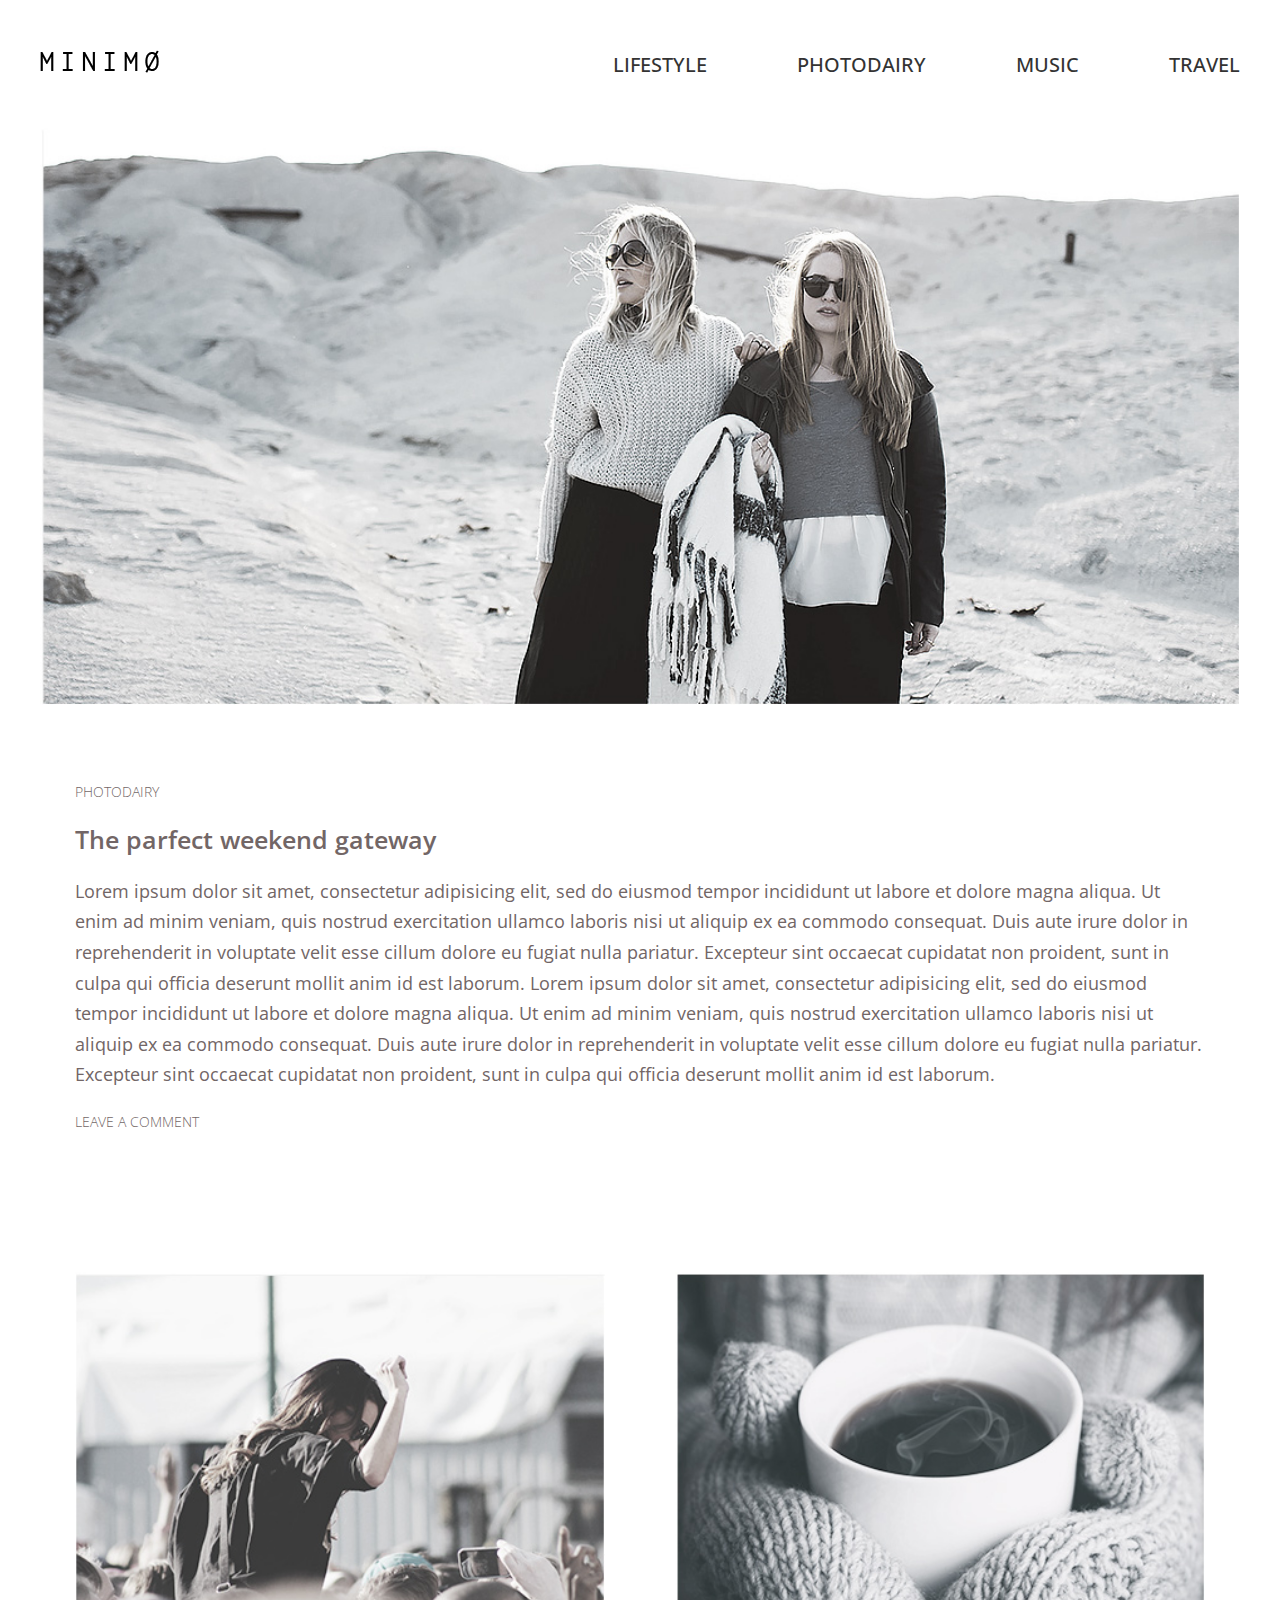
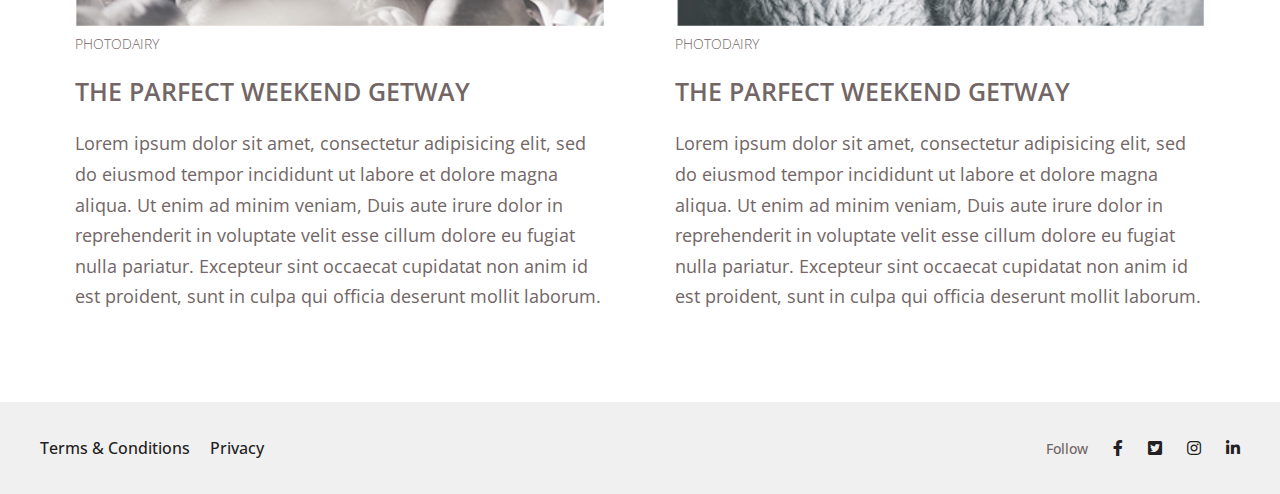
<file: index.html>
<!DOCTYPE html>
<html>
<head>
	<title>MINIMO PROJECT</title>
	<link rel="stylesheet" href="css/all.min.css">
	<link rel="stylesheet" href="css/style.css">
	<link rel="icon" href="images/logo.png">


</headsingle.html
<body>

	<!--header-->
	<header>
		<div class="container">
			<div class="flex">
				<div class="logo">
					<a href="index.html">
						<img src="images/logo.png" alt="minimo">
					</a>


				</div>
			<nav>
				<ul>
					<li><a href="#">lifestyle</a></li>
					<li><a href="#">photodairy</a></li>
					<li><a href="#">music</a></li>
					<li><a href="#">travel</a></li>
				</ul>
			</nav>

			</div>
		</div>
	
	</header>
	<!--header-->

	<!--banner section-->

	<section class="banner-section">
		<div class="container">

		<img src="images/banner.jpg" alt="banner" title="banner">
		</div>

	</section>

	<!--banner section-->
	<!--blog section-->

		<section class="blog-section">
			<div class="container">
				
			<article>
				<span>photodairy</span>
				<h1>The parfect weekend gateway</h1>
				<p>Lorem ipsum dolor sit amet, consectetur adipisicing elit, sed do eiusmod
				tempor incididunt ut labore et dolore magna aliqua. Ut enim ad minim veniam,
				quis nostrud exercitation ullamco laboris nisi ut aliquip ex ea commodo
				consequat. Duis aute irure dolor in reprehenderit in voluptate velit esse
				cillum dolore eu fugiat nulla pariatur. Excepteur sint occaecat cupidatat non
				proident, sunt in culpa qui officia deserunt mollit anim id est laborum.
				Lorem ipsum dolor sit amet, consectetur adipisicing elit, sed do eiusmod
				tempor incididunt ut labore et dolore magna aliqua. Ut enim ad minim veniam,
				quis nostrud exercitation ullamco laboris nisi ut aliquip ex ea commodo
				consequat. Duis aute irure dolor in reprehenderit in voluptate velit esse
				cillum dolore eu fugiat nulla pariatur. Excepteur sint occaecat cupidatat non
				proident, sunt in culpa qui officia deserunt mollit anim id est laborum.</p>
				<a href="#">leave a comment</a>

			</article>	

			<div class="flex">
				<div class="post">
			<article>
				<a href="single.html"><img src="images/blog1.jpg" atl="blog"></a>
				<span>photodairy</span>
				<h1><a href="#">The parfect weekend getway</a></h1>
				<p>Lorem ipsum dolor sit amet, consectetur adipisicing elit, sed do eiusmod
				tempor incididunt ut labore et dolore magna aliqua. Ut enim ad minim veniam,
				 Duis aute irure dolor in reprehenderit in voluptate velit esse cillum dolore
				eu fugiat nulla pariatur. Excepteur sint occaecat cupidatat non anim id est 
				proident, sunt in culpa qui officia deserunt mollit laborum.</p>
				

				</article>

		</div>
					

			<div class="post">
				<article>
				<a href="single.html"><img src="images/blog2.jpg" atl="blog"></a>
				<span>photodairy</span>
				<h1><a href="single.html">The parfect weekend getway</a></h1>
				<p>Lorem ipsum dolor sit amet, consectetur adipisicing elit, sed do eiusmod
				tempor incididunt ut labore et dolore magna aliqua. Ut enim ad minim veniam,
				 Duis aute irure dolor in reprehenderit in voluptate velit esse cillum dolore
				eu fugiat nulla pariatur. Excepteur sint occaecat cupidatat non anim id est 
				proident, sunt in culpa qui officia deserunt mollit laborum.</p>
				

				</article>

			</div>
				
		</div>

	</div>

</section>

	<!--blog section-->

	<!--footer-->
	<footer>
		<div class="container">
			<div class="flex">
				<div class="footer-menu">
					
					<ul>
						<li><a href="#">Terms & Conditions</a></li>
						<li><a href="#">Privacy</a></li>

					</ul>
				</div>

				<div class="social-menu">
					
					<ul>
						<li><span>follow</span></li>
						<li><a target="-blank" href="https://www.facebook.com/"><i class="fab fa-facebook-f"></i></a></li>
						<li><a href="#"><i class="fab fa-twitter-square"></i></a></li>
						<li><a href="#"><i class="fab fa-instagram"></i></a></li>
						<li><a href="#"><i class="fab fa-linkedin-in"></i></a></li>

					</ul>



				</div>
				



			</div>





		</div>




	</footer>


	<!--footer-->



</body>
</html>
</file>
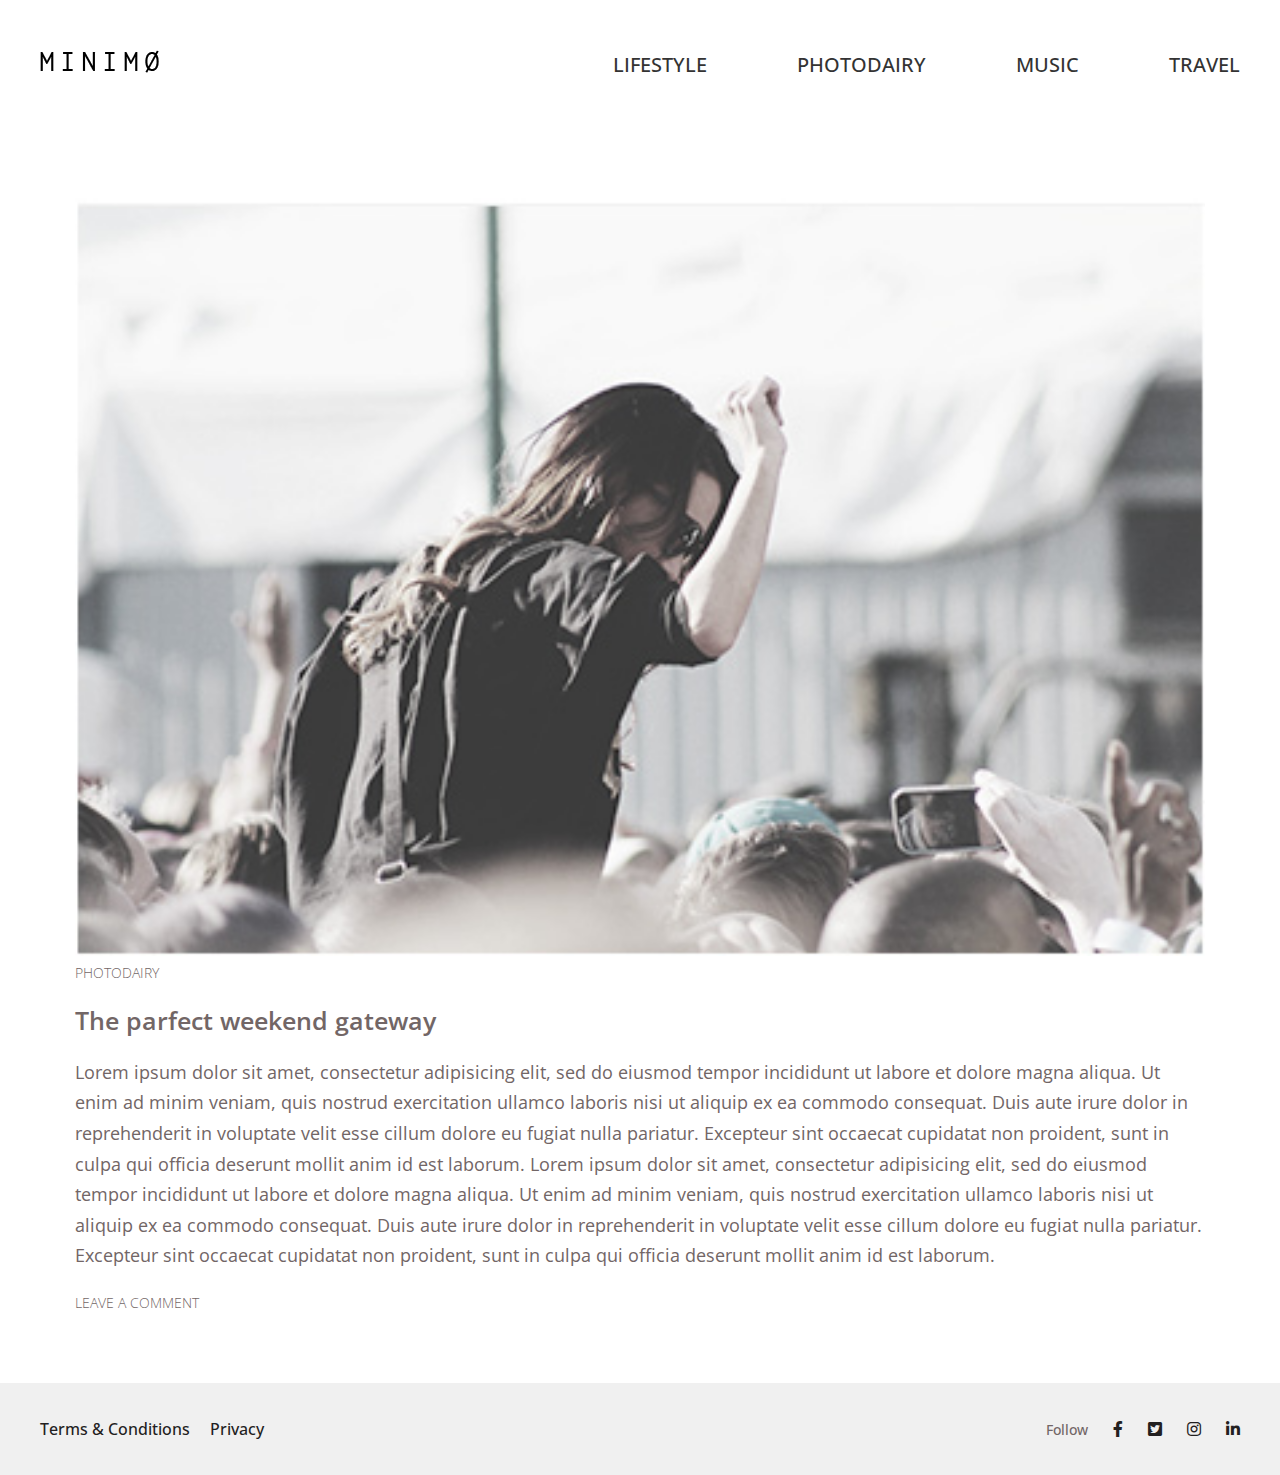
<file: single.html>
<!DOCTYPE html>
<html>
<head>
	<title>MINIMO PROJECT</title>
	<link rel="stylesheet" href="css/all.min.css">
	<link rel="stylesheet" href="css/style.css">
	<link rel="icon" href="images/logo.png">


</headsingle.html
<body>

	<!--header-->
	<header>
		<div class="container">
			<div class="flex">
				<div class="logo">
					<a href="index.html">
						<img src="images/logo.png" alt="minimo">
					</a>


				</div>
			<nav>
				<ul>
					<li><a href="#">lifestyle</a></li>
					<li><a href="#">photodairy</a></li>
					<li><a href="#">music</a></li>
					<li><a href="#">travel</a></li>
				</ul>
			</nav>

			</div>
		</div>
	
	</header>
	<!--header-->

	
	<!--banner section-->
	<!--blog section-->

		<section class="blog-section">
			<div class="container">
				
			<article>
				<img src="images/blog1.jpg" atl="blog">
				<span>photodairy</span>
				<h1>The parfect weekend gateway</h1>
				<p>Lorem ipsum dolor sit amet, consectetur adipisicing elit, sed do eiusmod
				tempor incididunt ut labore et dolore magna aliqua. Ut enim ad minim veniam,
				quis nostrud exercitation ullamco laboris nisi ut aliquip ex ea commodo
				consequat. Duis aute irure dolor in reprehenderit in voluptate velit esse
				cillum dolore eu fugiat nulla pariatur. Excepteur sint occaecat cupidatat non
				proident, sunt in culpa qui officia deserunt mollit anim id est laborum.
				Lorem ipsum dolor sit amet, consectetur adipisicing elit, sed do eiusmod
				tempor incididunt ut labore et dolore magna aliqua. Ut enim ad minim veniam,
				quis nostrud exercitation ullamco laboris nisi ut aliquip ex ea commodo
				consequat. Duis aute irure dolor in reprehenderit in voluptate velit esse
				cillum dolore eu fugiat nulla pariatur. Excepteur sint occaecat cupidatat non
				proident, sunt in culpa qui officia deserunt mollit anim id est laborum.</p>
				<a href="#">leave a comment</a>

			</article>	

			
				

		</div>
					

			

</section>

	<!--blog section-->

	<!--footer-->
	<footer>
		<div class="container">
			<div class="flex">
				<div class="footer-menu">
					
					<ul>
						<li><a href="#">Terms & Conditions</a></li>
						<li><a href="#">Privacy</a></li>

					</ul>
				</div>

				<div class="social-menu">
					
					<ul>
						<li><span>follow</span></li>
						<li><a href="#"><i class="fab fa-facebook-f"></i></a></li>
						<li><a href="#"><i class="fab fa-twitter-square"></i></a></li>
						<li><a href="#"><i class="fab fa-instagram"></i></a></li>
						<li><a href="#"><i class="fab fa-linkedin-in"></i></a></li>

					</ul>



				</div>
				



			</div>





		</div>




	</footer>


	<!--footer-->



</body>
</html>
</file>
<file: css/style.css>
@import url('https://fonts.googleapis.com/css2?family=Open+Sans:wght@300;400;700&display=swap');



*{
	margin:0;
	padding:0;
	box-sizing:border-box;
	-webkit-box-sizing:border-box;
	-moz-box-sizing:border-box;

}
body{
	font-family: 'Open Sans', sans-serif;

}
img{
	max-width: 100%;
}
ul{
    display: flex;
    flex-wrap: wrap;
} 
li{
    list-style: none;
} 
a{
    text-decoration: none;
}
a:hover{}
div{}
.container{
	width:1200px;
	margin: auto;
}
.flex{
	flex-wrap:wrap;
	display: flex;
	align-items: center;
}


/***********************************
header
***********************************/
header{
    padding: 50px 0;
}
.logo{
    max-width: 20%;
    flex-basis: 20%;
}
.logo a{
    display: block;
}
.logo a img{}
nav{
    max-width: 80%;
    flex-basis: 80%;
}
nav ul{
    justify-content: flex-end;
}
nav ul li{
}
nav ul li a{
    display: block;
    padding-left: 90px;
    color: #333;
    font-size: 20px;
    text-transform: uppercase;
    font-weight: 500;
}
nav ul li a:hover{}

/***********************************
banner section
***********************************/
.banner-section{}
.banner-section img{
    width: 100%;
}
/***********************************
blog section
***********************************/
.blog-section{}
article{
	padding:70px 35px
}
article span{
    font-size: 14px;
    color: #726666;
    font-weight: 100;
    text-transform: uppercase;
}
article h1{
    font-size: 25px;
    color: #726666;
    font-weight: 600;
    margin: 20px 0;
}
article h1 a{
	 font-size: 25px;
    color: #726666;
    font-weight: 600;
    margin: 20px 0;
    transition-duration: 0.4s;

}
article h1 a:hover{
	 
    color: #333;
    
    
}
article a{
    font-size: 14px;
    color: #726666;
    font-weight: 100;
    text-transform: uppercase;
}
article  img{
	width:100%
}
article p{
    font-size: 18px;
    color: #726666;
    line-height: 1.7;
    margin-bottom: 20px;
}
.post{
	flex-basis:50%;
	max-width:50%;
	

}
/***********************************
footer
***********************************/
footer{
    background-color: #f0f0f0;
    padding: 35px 0;
}
.footer-menu{
    flex-basis: 50%;
    max-width: 50%;
}
.footer-menu ul{}
.footer-menu ul li{}
.footer-menu ul li a{
    display: block;
    padding-right: 20px;
    color: #222020;
    font-size: 16px;
    text-transform: capitalize;
    font-weight: 500;
    transition-duration: 0.4s;
}
.footer-menu ul li a:hover{
    color: #222020;
}
.social-menu{
    flex-basis: 50%;
    max-width: 50%;
}
.social-menu ul{
    justify-content: flex-end;
}
.social-menu ul li{}
.social-menu ul li a{
    padding-left: 25px;
    display: block;
    color: #222020;
    font-size: 16px;
    text-transform: capitalize;
    font-weight: 500;
    transition-duration: 0.4s;
}
.social-menu ul li a:hover{
    color: #2220208a;
}
.social-menu ul li span{
	
font-size: 14px;
	
color: #726666;
	
font-weight: 500;
	
text-transform: capitalize;
}
</file>
